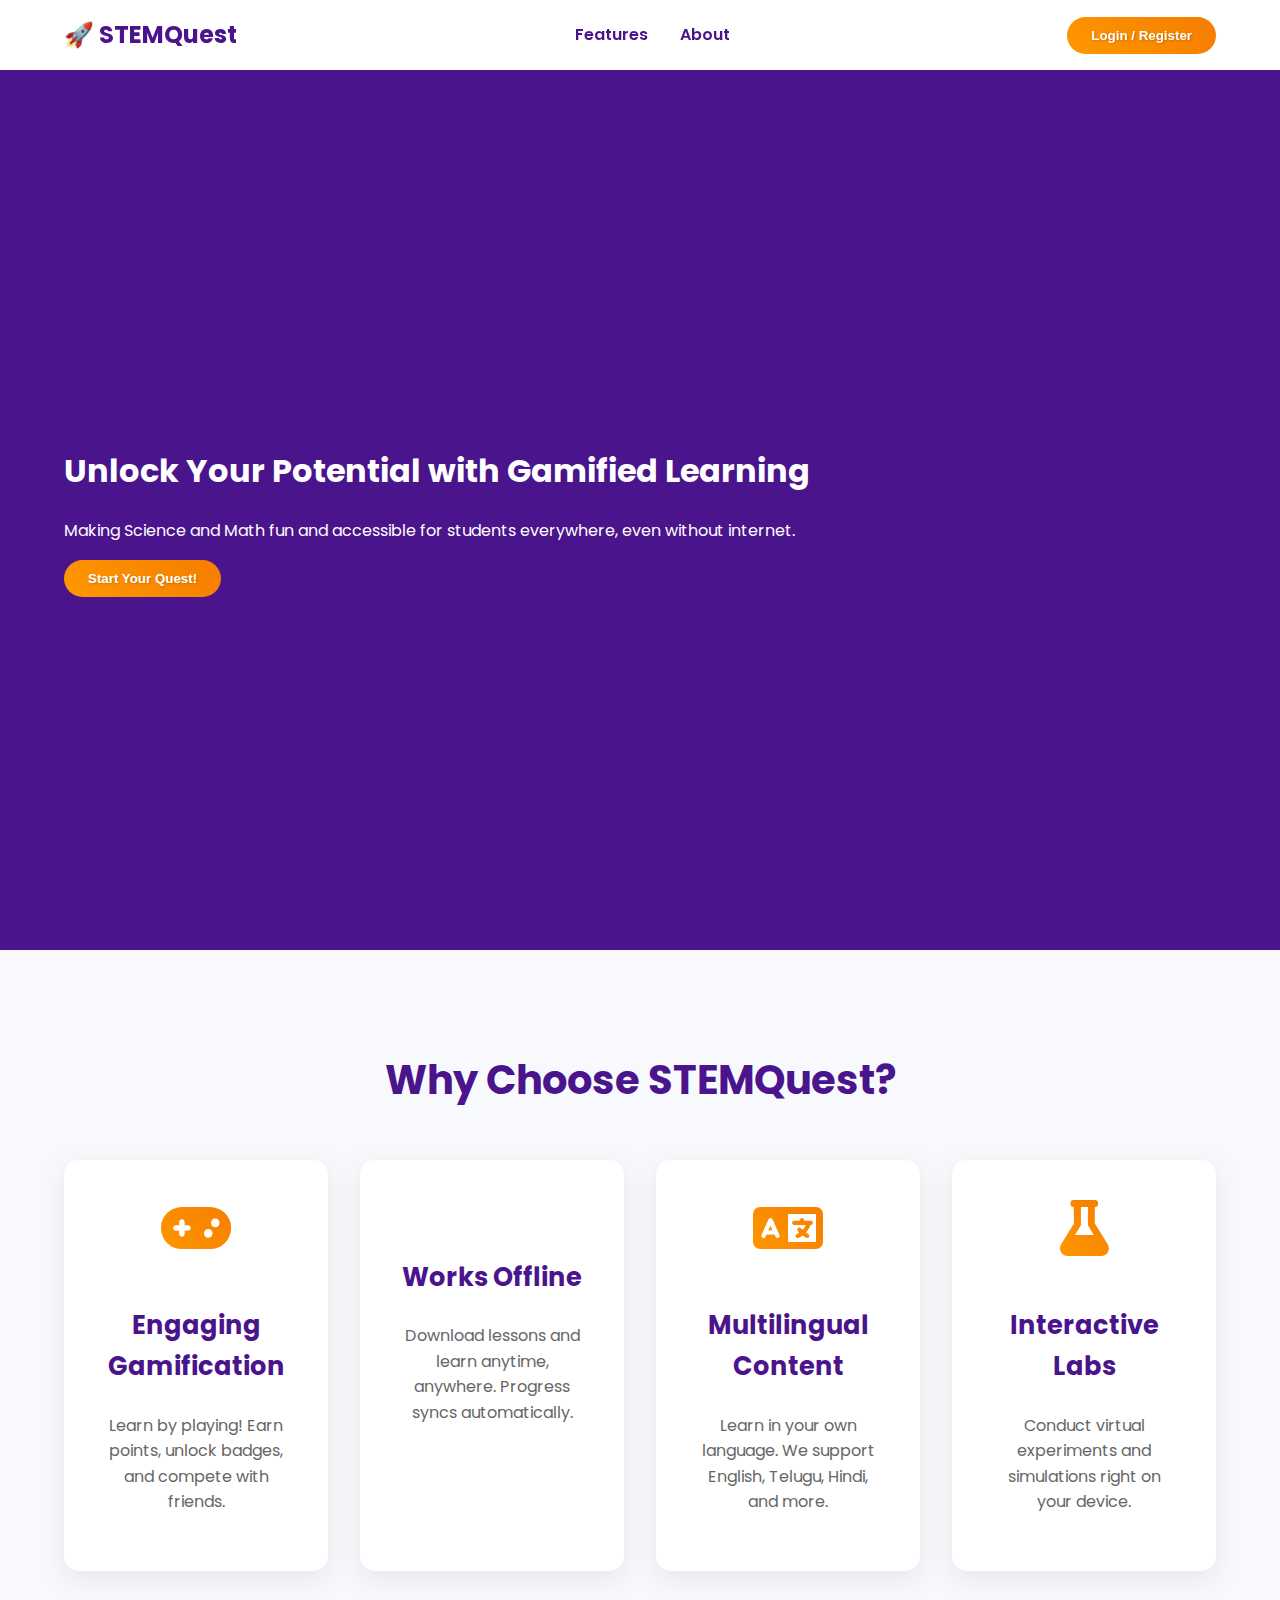
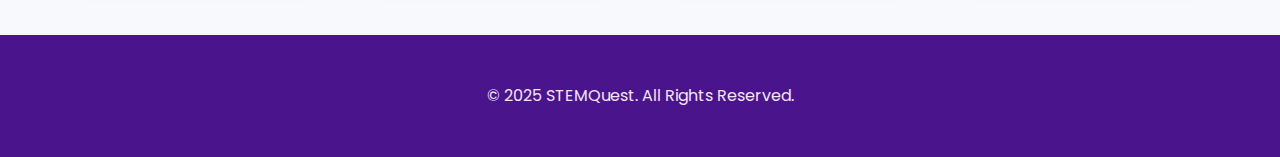
<file: index.html>
<!DOCTYPE html>
<html lang="en">
<head>
    <meta charset="UTF-8">
    <meta name="viewport" content="width=device-width, initial-scale=1.0">
    <title>STEMQuest - Gamified Learning</title>
    <link rel="stylesheet" href="style.css">
    <link href="https://fonts.googleapis.com/css2?family=Poppins:wght@400;600;700&display=swap" rel="stylesheet">
    <link rel="stylesheet" href="https://cdnjs.cloudflare.com/ajax/libs/font-awesome/6.0.0-beta3/css/all.min.css">
</head>
<body>
    <header>
        <nav>
            <a href="#" class="logo">🚀 STEMQuest</a>
            <ul>
                <li><a href="#features">Features</a></li>
                <li><a href="#">About</a></li>
            </ul>
            <button class="cta-button" id="openModalBtn">Login / Register</button>
        </nav>
    </header>
    <main>
        <section id="hero">
            <div class="hero-content">
                <h1>Unlock Your Potential with Gamified Learning</h1>
                <p>Making Science and Math fun and accessible for students everywhere, even without internet.</p>
                <button class="cta-button hero-button" id="startQuestBtn">Start Your Quest!</button>
            </div>
            <div class="hero-image"></div>
        </section>
        <section id="features">
            <h2>Why Choose STEMQuest?</h2>
            <div class="features-grid">
                <div class="feature-card"><i class="fas fa-gamepad"></i><h3>Engaging Gamification</h3><p>Learn by playing! Earn points, unlock badges, and compete with friends.</p></div>
                <div class="feature-card"><i class="fas fa-wifi-slash"></i><h3>Works Offline</h3><p>Download lessons and learn anytime, anywhere. Progress syncs automatically.</p></div>
                <div class="feature-card"><i class="fas fa-language"></i><h3>Multilingual Content</h3><p>Learn in your own language. We support English, Telugu, Hindi, and more.</p></div>
                <div class="feature-card"><i class="fas fa-flask"></i><h3>Interactive Labs</h3><p>Conduct virtual experiments and simulations right on your device.</p></div>
            </div>
        </section>
    </main>
    <div class="modal-overlay hidden" id="authModal">
        <div class="modal-content">
            <button class="modal-close-btn" id="closeModalBtn">&times;</button>
            <div class="form-toggle"><button id="showLoginBtn" class="toggle-btn active">Login</button><button id="showRegisterBtn" class="toggle-btn">Register</button></div>
            <form id="loginForm" class="auth-form"><h3>Welcome Back!</h3><input type="email" id="loginEmail" placeholder="Email" required><input type="password" id="loginPassword" placeholder="Password" required><button type="submit">Login</button><p class="message" id="loginMessage"></p></form>
            <form id="registerForm" class="auth-form hidden"><h3>Create Your Account</h3><input type="text" id="registerUsername" placeholder="Username" required><input type="email" id="registerEmail" placeholder="Email" required><input type="password" id="registerPassword" placeholder="Password" required><button type="submit">Register</button><p class="message" id="registerMessage"></p></form>
        </div>
    </div>
    <footer><p>&copy; 2025 STEMQuest. All Rights Reserved.</p></footer>
    
    <script src="script.js"></script>
</body>
</html>
</file>
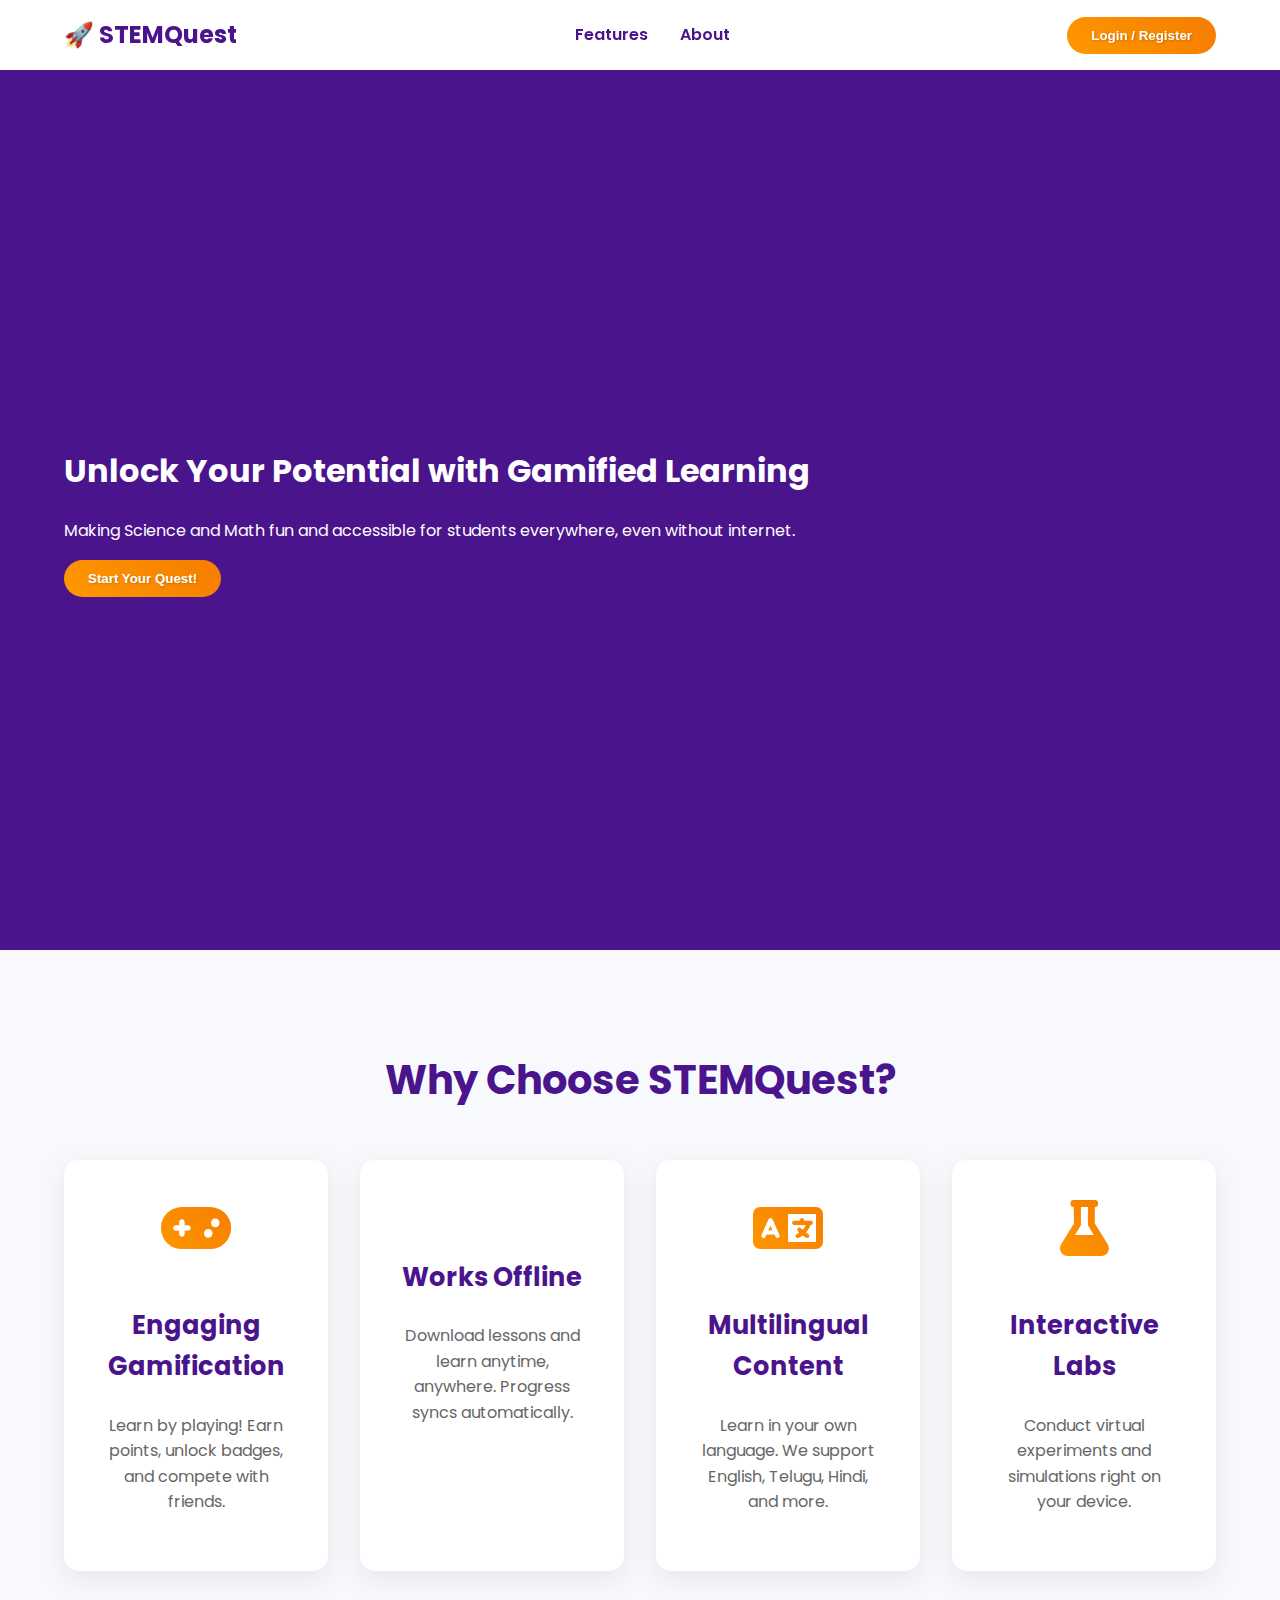
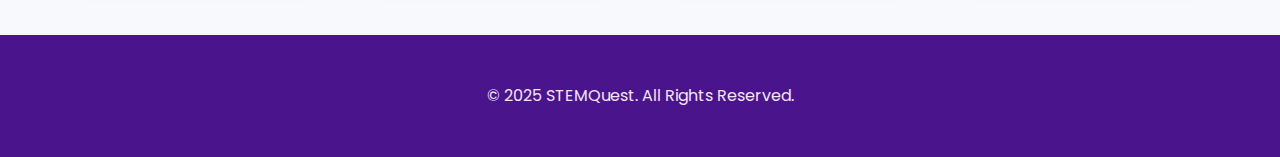
<file: dashboard.html>
<!DOCTYPE html>
<html lang="en">
<head>
    <meta charset="UTF-8">
    <meta name="viewport" content="width=device-width, initial-scale=1.0">
    <title>Student Dashboard - STEMQuest</title>
    <link rel="stylesheet" href="dashboard.css">
    <link href="https://fonts.googleapis.com/css2?family=Poppins:wght@400;600;700&display=swap" rel="stylesheet">
    <link rel="stylesheet" href="https://cdnjs.cloudflare.com/ajax/libs/font-awesome/6.0.0-beta3/css/all.min.css">
</head>
<body>
    <header>
        <nav>
            <a href="#" class="logo">🚀 STEMQuest Dashboard</a>
            <button class="cta-button" id="logoutBtn">Logout</button>
        </nav>
    </header>
    <main class="dashboard-grid">
        <aside class="dashboard-sidebar">
            <div class="profile-card">
                <div class="avatar">🚀</div>
                <h2 id="username-display">student</h2>
                <p id="level-display">Level 1 Explorer</p>
                <div class="xp-bar-container"><div id="xp-bar-fill"></div></div>
                <span id="xp-text">0 / 200 XP</span>
            </div>
            <div class="stats-container">
                <div class="stat-card"><h4>Quizzes Taken</h4><p id="quizzes-taken">0</p></div>
                <div class="stat-card"><h4>Avg. Score</h4><p id="avg-score">0%</p></div>
            </div>
            <div class="achievements-card">
                <h3>Achievements</h3>
                <div class="badge-container">
                    <div class="badge unearned" title="Maths Master"><i class="fas fa-calculator"></i></div>
                    <div class="badge unearned" title="Science Whiz"><i class="fas fa-atom"></i></div>
                    <div class="badge unearned" title="Coding Pro"><i class="fas fa-code"></i></div>
                </div>
            </div>
        </aside>
        <div class="dashboard-main-content">
             <section id="class-selection-section">
                <h1 id="welcome-message">Welcome back!</h1>
                <p>Please select your class to begin.</p>
                <div class="class-selector">
                    <button class="class-btn" data-class="6">Class 6</button>
                    <button class="class-btn" data-class="7">Class 7</button>
                    <button class="class-btn" data-class="8">Class 8</button>
                    <button class="class-btn" data-class="9">Class 9</button>
                    <button class="class-btn" data-class="10">Class 10</button>
                </div>
            </section>
            <section id="class-content-container" class="hidden">
                <div class="category-selector">
                    <button id="showQuizzesBtn" class="category-btn"><i class="fas fa-puzzle-piece"></i><span>View Quizzes</span></button>
                    <button id="showBooksBtn" class="category-btn"><i class="fas fa-book-open"></i><span>View Study Books</span></button>
                    <button id="showVideosBtn" class="category-btn"><i class="fas fa-video"></i><span>Watch Videos</span></button>
                </div>
                <div id="topic-list-container"></div>
            </section>
            <section id="quiz-container" class="hidden"></section>
        </div>
    </main>
    <div class="modal-overlay hidden" id="videoModal">
        <div class="modal-content video-player-content">
            <button class="modal-close-btn" id="closeVideoModalBtn">&times;</button>
            <h2 id="video-title-display"></h2>
            <div class="video-container">
                <iframe id="youtube-player" src="" title="YouTube video player" frameborder="0" allow="accelerometer; autoplay; clipboard-write; encrypted-media; gyroscope; picture-in-picture" allowfullscreen></iframe>
            </div>
        </div>
    </div>
    <div class="modal-overlay hidden" id="bookModal">
        <div class="modal-content book-reader">
            <button class="modal-close-btn" id="closeBookModalBtn">&times;</button>
            <h2 id="book-title-display"></h2>
            <div id="page-content-display"></div>
            <div class="pagination">
                <button class="cta-button" id="prevPageBtn">&laquo; Previous</button>
                <span>Page <span id="current-page-num">1</span> of <span id="total-page-num">10</span></span>
                <button class="cta-button" id="nextPageBtn">Next &raquo;</button>
            </div>
        </div>
    </div>
    <div class="modal-overlay hidden" id="scoreModal">
        <div class="modal-content score-modal-content">
            <div class="score-icon">🎉</div>
            <h2>Quiz Complete!</h2>
            <p class="final-score" id="final-score">0%</p>
            <button class="cta-button" id="closeScoreModalBtn">Continue</button>
        </div>
    </div>
    <script src="dashboard.js"></script>
</body>
</html>
</file>
<file: style.css>
:root { --primary-color: #4a148c; --accent-color: #ff9800; --accent-hover: #f57c00; --success-color: #4CAF50; --error-color: #f44336; --background-color: #f7f9fc; --text-color: #333; --card-bg: #ffffff; --light-text: #f3e5f5; }
body { font-family: 'Poppins', sans-serif; margin: 0; background-color: var(--background-color); color: var(--text-color); line-height: 1.6; }
header { background-color: var(--card-bg); box-shadow: 0 2px 4px rgba(0,0,0,0.05); padding: 1rem 5%; position: sticky; top: 0; z-index: 100; }
nav { display: flex; justify-content: space-between; align-items: center; }
nav .logo { font-size: 1.5rem; font-weight: 700; color: var(--primary-color); text-decoration: none; }
nav ul { list-style: none; display: flex; gap: 2rem; margin: 0; padding: 0; }
nav ul li a { text-decoration: none; color: var(--primary-color); font-weight: 600; transition: color 0.3s ease; }
nav ul li a:hover { color: var(--accent-color); }
.cta-button { background: linear-gradient(45deg, var(--accent-color), var(--accent-hover)); color: white; border: none; padding: 0.7rem 1.5rem; border-radius: 50px; font-weight: 600; cursor: pointer; transition: transform 0.2s ease, box-shadow 0.2s ease; text-shadow: 1px 1px 2px rgba(0,0,0,0.2); }
.cta-button:hover { transform: translateY(-3px); box-shadow: 0 6px 12px rgba(255, 152, 0, 0.3); }
#hero { display: flex; align-items: center; padding: 5rem 5%; background-color: var(--primary-color); color: white; min-height: 80vh; }
#features { padding: 4rem 5%; text-align: center; } #features h2 { font-size: 2.5rem; margin-bottom: 3rem; color: var(--primary-color); }
.features-grid { display: grid; grid-template-columns: repeat(auto-fit, minmax(250px, 1fr)); gap: 2rem; }
.feature-card { background-color: var(--card-bg); padding: 2.5rem; border-radius: 15px; box-shadow: 0 8px 30px rgba(0,0,0,0.08); text-align: center; transition: transform 0.3s ease; }
.feature-card:hover { transform: translateY(-8px); }
.feature-card i { font-size: 3.5rem; margin-bottom: 1.5rem; background: linear-gradient(45deg, var(--accent-color), var(--accent-hover));background-clip: text; -webkit-background-clip: text; -webkit-text-fill-color: transparent; }
.feature-card h3 { font-size: 1.6rem; color: var(--primary-color); }
.feature-card p { color: #666; }
footer { text-align: center; padding: 2rem 5%; background-color: var(--primary-color); color: var(--light-text); }
.modal-overlay { position: fixed; top: 0; left: 0; width: 100%; height: 100%; background-color: rgba(0, 0, 0, 0.6); z-index: 200; display: flex; justify-content: center; align-items: center; }
.modal-content { background-color: white; padding: 2rem; border-radius: 10px; max-width: 400px; width: 90%; position: relative; }
.modal-close-btn { position: absolute; top: 10px; right: 15px; background: none; border: none; font-size: 2rem; color: #aaa; cursor: pointer; }
.form-toggle { display: flex; border-bottom: 2px solid #eee; margin-bottom: 1.5rem; }
.toggle-btn { flex: 1; padding: 0.8rem; border: none; background: none; cursor: pointer; font-size: 1rem; font-weight: 600; color: #aaa; border-bottom: 3px solid transparent; }
.toggle-btn.active { color: var(--primary-color); border-bottom-color: var(--accent-color); }
.auth-form input { width: 100%; padding: 0.8rem; margin-bottom: 1rem; border: 1px solid #ddd; border-radius: 5px; box-sizing: border-box; }
.auth-form button { width: 100%; padding: 0.8rem; }
.message { text-align: center; margin-top: 1rem; font-weight: 600; }
.hidden { display: none !important; }
</file>
<file: dashboard.css>
:root { --primary-color: #4a148c; --accent-color: #ff9800; --accent-hover: #f57c00; --success-color: #4CAF50; --error-color: #f44336; --background-color: #f7f9fc; --text-color: #333; --card-bg: #ffffff; --light-text: #f3e5f5; }
body { font-family: 'Poppins', sans-serif; margin: 0; background-color: var(--background-color); color: var(--text-color); line-height: 1.6; }
header { background-color: var(--card-bg); box-shadow: 0 2px 4px rgba(0,0,0,0.05); padding: 1rem 5%; position: sticky; top: 0; z-index: 100; }
nav { display: flex; justify-content: space-between; align-items: center; }
nav .logo { font-size: 1.5rem; font-weight: 600; color: var(--primary-color); text-decoration: none; display: flex; align-items: center; gap: 10px; }
.cta-button { background: var(--accent-color); color: white; border: none; padding: 0.6rem 1.5rem; border-radius: 50px; font-weight: 600; cursor: pointer; transition: background-color 0.2s ease, transform 0.2s ease; text-decoration: none; display: inline-block; }
.cta-button:hover { background-color: var(--accent-hover); transform: translateY(-2px); }
.dashboard-grid { display: grid; grid-template-columns: 320px 1fr; gap: 2rem; padding: 2rem; max-width: 1400px; margin: 0 auto; }
.dashboard-sidebar > div { background-color: var(--card-bg); border-radius: 16px; padding: 1.5rem; box-shadow: 0 6px 25px rgba(40,40,90,0.08); margin-bottom: 2rem; }
.profile-card { text-align: center; padding: 2rem 1.5rem; }
.avatar { font-size: 4rem; line-height: 1; margin: 0 auto 1rem auto; }
.profile-card h2 { margin: 0.5rem 0; color: var(--primary-color); text-transform: lowercase; }
.profile-card p { margin: 0; color: #666; font-weight: 500; }
.xp-bar-container { background-color: #e0e0e0; border-radius: 50px; height: 8px; margin: 1.5rem 0 0.5rem 0; overflow: hidden; }
.xp-bar-fill { background: linear-gradient(90deg, #2196F3, #4CAF50); height: 100%; border-radius: 50px; transition: width 0.5s ease-in-out; }
.stats-container { display: flex; gap: 1rem; background: none !important; box-shadow: none !important; padding: 0 !important; }
.stat-card { background-color: #f3e5f5; border-radius: 12px; padding: 1rem; text-align: center; flex: 1; }
.stat-card h4 { margin: 0 0 0.5rem 0; font-size: 0.9rem; color: var(--primary-color); font-weight: 500; }
.stat-card p { margin: 0; font-size: 1.8rem; font-weight: 700; color: var(--primary-color); }
.achievements-card h3 { text-align: center; color: var(--primary-color); margin-top: 0; }
.badge-container { display: flex; justify-content: center; flex-wrap: wrap; gap: 1rem; }
.badge { font-size: 1.8rem; color: var(--accent-color); background-color: #fff8e1; border-radius: 50%; width: 50px; height: 50px; display: flex; align-items: center; justify-content: center; }
.badge.unearned { color: #ccc; background-color: #f5f5f5; }
.dashboard-main-content { background-color: var(--card-bg); border-radius: 16px; padding: 2.5rem; box-shadow: 0 6px 25px rgba(40,40,90,0.08); }
.dashboard-main-content h1 { font-weight: 700; font-size: 2.5rem; margin-top: 0; }
.dashboard-main-content p { color: #555; }
.class-selector { display: flex; flex-wrap: wrap; gap: 1rem; margin-top: 1.5rem; border-bottom: 1px solid #eee; padding-bottom: 2rem; }
.class-btn { flex-grow: 1; background: var(--card-bg); color: var(--primary-color); border: 2px solid #e0e0e0; padding: 1rem; border-radius: 12px; font-weight: 600; font-size: 1.1rem; cursor: pointer; transition: all 0.2s ease-in-out; }
.class-btn:hover, .class-btn.active { background: var(--primary-color); color: white; border-color: var(--primary-color); transform: translateY(-3px); box-shadow: 0 6px 12px rgba(0,0,0,0.1); }
.category-selector { display: grid; grid-template-columns: repeat(3, 1fr); gap: 2rem; margin-top: 2rem; border-bottom: 1px solid #eee; padding-bottom: 2rem; }
.category-btn { background: var(--card-bg); border: 2px solid #eee; border-radius: 16px; padding: 2rem; font-family: 'Poppins', sans-serif; font-size: 1.5rem; font-weight: 600; color: var(--primary-color); cursor: pointer; display: flex; flex-direction: column; align-items: center; justify-content: center; gap: 1rem; transition: all 0.2s ease-in-out; }
.category-btn i { font-size: 3rem; color: var(--accent-color); }
.category-btn:hover, .category-btn.active { border-color: var(--primary-color); transform: translateY(-5px); box-shadow: 0 8px 20px rgba(0,0,0,0.1); }
#topic-list-container { margin-top: 2rem; }
.content-item { margin-bottom: 1rem; }
.summary-text { font-size: 0.9rem; color: #666; margin: 0.5rem 0 0 0; }
.note-item { background: linear-gradient(45deg, var(--accent-color), var(--accent-hover)); color: white; border: none; padding: 0.6rem 1.5rem; border-radius: 50px; font-weight: 600; cursor: pointer; transition: transform 0.2s ease; text-decoration: none; display: inline-block; }
#quiz-container { margin-top: 2rem; }
.question { padding: 1.5rem 0; border-top: 1px solid #eee; }
.question p { font-size: 1.1rem; font-weight: 600; margin: 0 0 1.5rem 0; }
.answers { display: flex; flex-direction: column; gap: 1rem; }
.answers label { display: flex; align-items: center; gap: 12px; padding: 1rem; border: 1px solid #ddd; border-radius: 8px; cursor: pointer; }
input[type="radio"] { appearance: none; -webkit-appearance: none; width: 20px; height: 20px; border: 2px solid #ddd; border-radius: 50%; margin: 0; }
input[type="radio"]:checked { border: 6px solid var(--primary-color); }
.modal-overlay { position: fixed; top: 0; left: 0; width: 100%; height: 100%; background-color: rgba(0, 0, 0, 0.6); z-index: 200; display: flex; justify-content: center; align-items: center; }
.modal-content { background-color: white; padding: 2rem; border-radius: 10px; max-width: 400px; width: 90%; position: relative; }
.modal-close-btn { position: absolute; top: 10px; right: 15px; background: none; border: none; font-size: 2rem; color: #aaa; cursor: pointer; }
.score-modal-content { text-align: center; }
.final-score { font-size: 3.5rem; font-weight: 700; color: var(--success-color); }
.hidden { display: none !important; }
.book-reader { max-width: 800px; height: 80vh; display: flex; flex-direction: column; }
#page-content-display { flex-grow: 1; overflow-y: auto; background-color: #f9f9f9; padding: 1rem; border-radius: 8px; border: 1px solid #eee; line-height: 1.8; }
.pagination { display: flex; justify-content: space-between; align-items: center; padding-top: 1rem; margin-top: 1rem; border-top: 1px solid #eee; }
.pagination span { font-weight: 600; color: var(--primary-color); }
.pagination button:disabled { background: #ccc; cursor: not-allowed; }
.video-player-content { max-width: 900px; width: 90%; }
.video-container { position: relative; padding-bottom: 56.25%; height: 0; overflow: hidden; }
.video-container iframe { position: absolute; top: 0; left: 0; width: 100%; height: 100%; border: 0; }
.video-item { display: block; background-color: #f9f6fd; padding: 1rem; border-radius: 8px; margin-bottom: 0.8rem; font-weight: 600; color: var(--primary-color); cursor: pointer; text-decoration: none; }
@media (max-width: 1200px) { .category-selector { grid-template-columns: 1fr; } }
@media (max-width: 992px) { .dashboard-grid { grid-template-columns: 1fr; } #class-content-container { grid-template-columns: 1fr; } }
</file>
